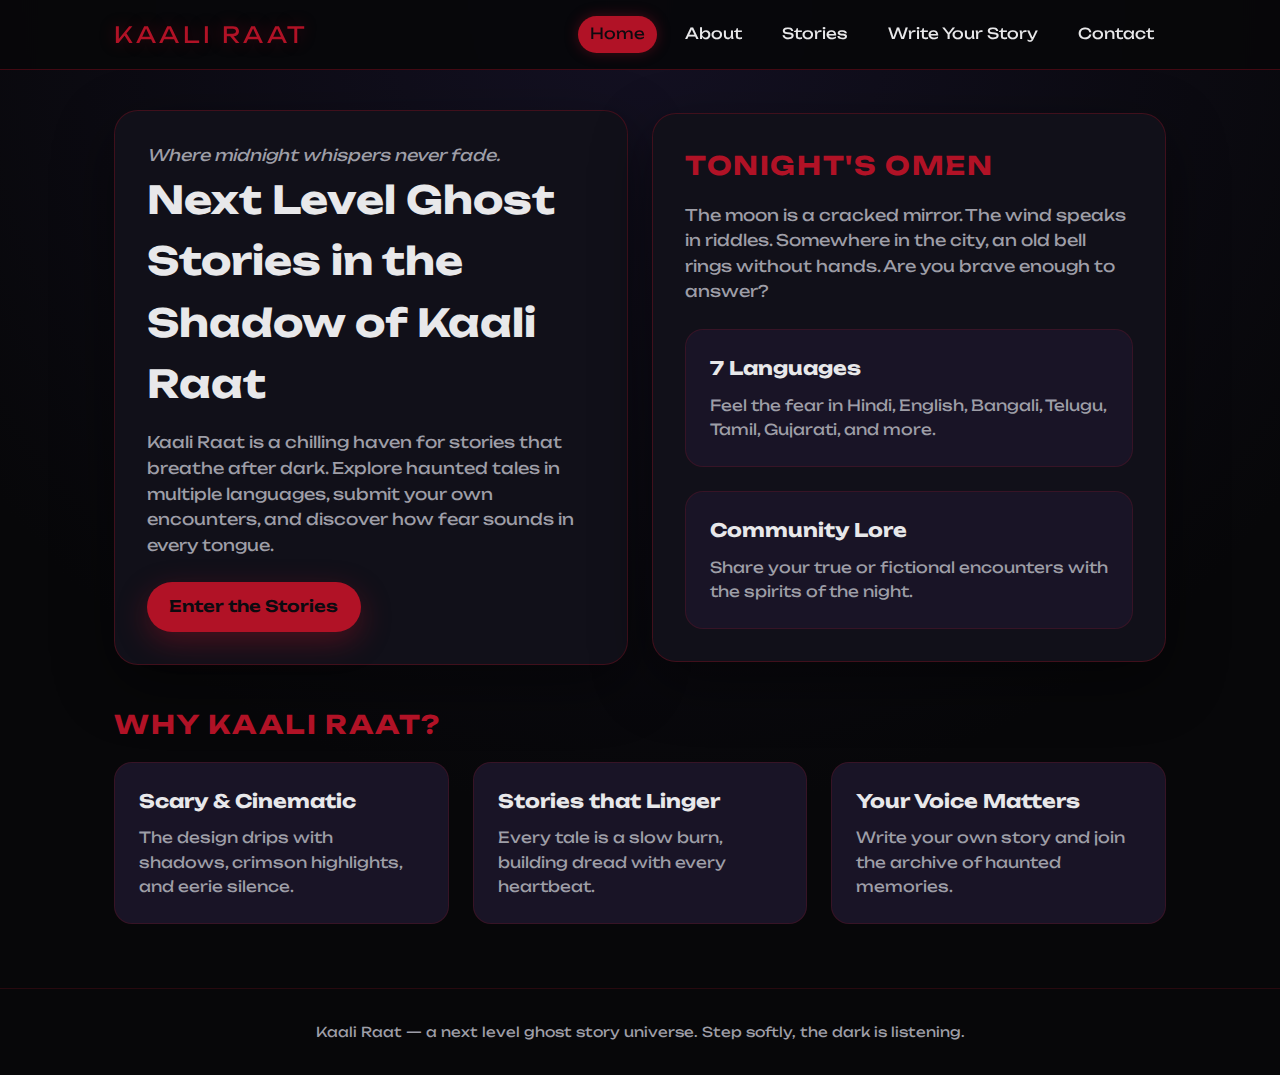
<file: index.html>
<!DOCTYPE html>
<html lang="en">
<head>
  <meta charset="UTF-8" />
  <meta name="viewport" content="width=device-width, initial-scale=1.0" />
  <title>Kaali Raat | Next Level Ghost Stories</title>
  <link rel="stylesheet" href="assets/style.css" />
</head>
<body>
  <header>
    <div class="navbar">
      <div class="logo">Kaali Raat</div>
      <nav class="nav-links">
        <a class="active" href="index.html">Home</a>
        <a href="about.html">About</a>
        <a href="stories/index.html">Stories</a>
        <a href="write-your-story.html">Write Your Story</a>
        <a href="contact.html">Contact</a>
      </nav>
    </div>
  </header>

  <main>
    <section class="hero">
      <div class="hero-card">
        <p class="tagline">Where midnight whispers never fade.</p>
        <h1>Next Level Ghost Stories in the Shadow of Kaali Raat</h1>
        <p>
          Kaali Raat is a chilling haven for stories that breathe after dark. Explore haunted tales in
          multiple languages, submit your own encounters, and discover how fear sounds in every tongue.
        </p>
        <a class="cta" href="stories/index.html">Enter the Stories</a>
      </div>
      <div class="hero-card">
        <h2 class="section-title">Tonight's Omen</h2>
        <p>
          The moon is a cracked mirror. The wind speaks in riddles. Somewhere in the city, an old bell
          rings without hands. Are you brave enough to answer?
        </p>
        <div class="card-grid" style="margin-top: 1.5rem;">
          <div class="card">
            <h3>7 Languages</h3>
            <p>Feel the fear in Hindi, English, Bangali, Telugu, Tamil, Gujarati, and more.</p>
          </div>
          <div class="card">
            <h3>Community Lore</h3>
            <p>Share your true or fictional encounters with the spirits of the night.</p>
          </div>
        </div>
      </div>
    </section>

    <section>
      <h2 class="section-title">Why Kaali Raat?</h2>
      <div class="card-grid">
        <div class="card">
          <h3>Scary &amp; Cinematic</h3>
          <p>The design drips with shadows, crimson highlights, and eerie silence.</p>
        </div>
        <div class="card">
          <h3>Stories that Linger</h3>
          <p>Every tale is a slow burn, building dread with every heartbeat.</p>
        </div>
        <div class="card">
          <h3>Your Voice Matters</h3>
          <p>Write your own story and join the archive of haunted memories.</p>
        </div>
      </div>
    </section>
  </main>

  <footer>
    <p>Kaali Raat &mdash; a next level ghost story universe. Step softly, the dark is listening.</p>
  </footer>
</body>
</html>
</file>
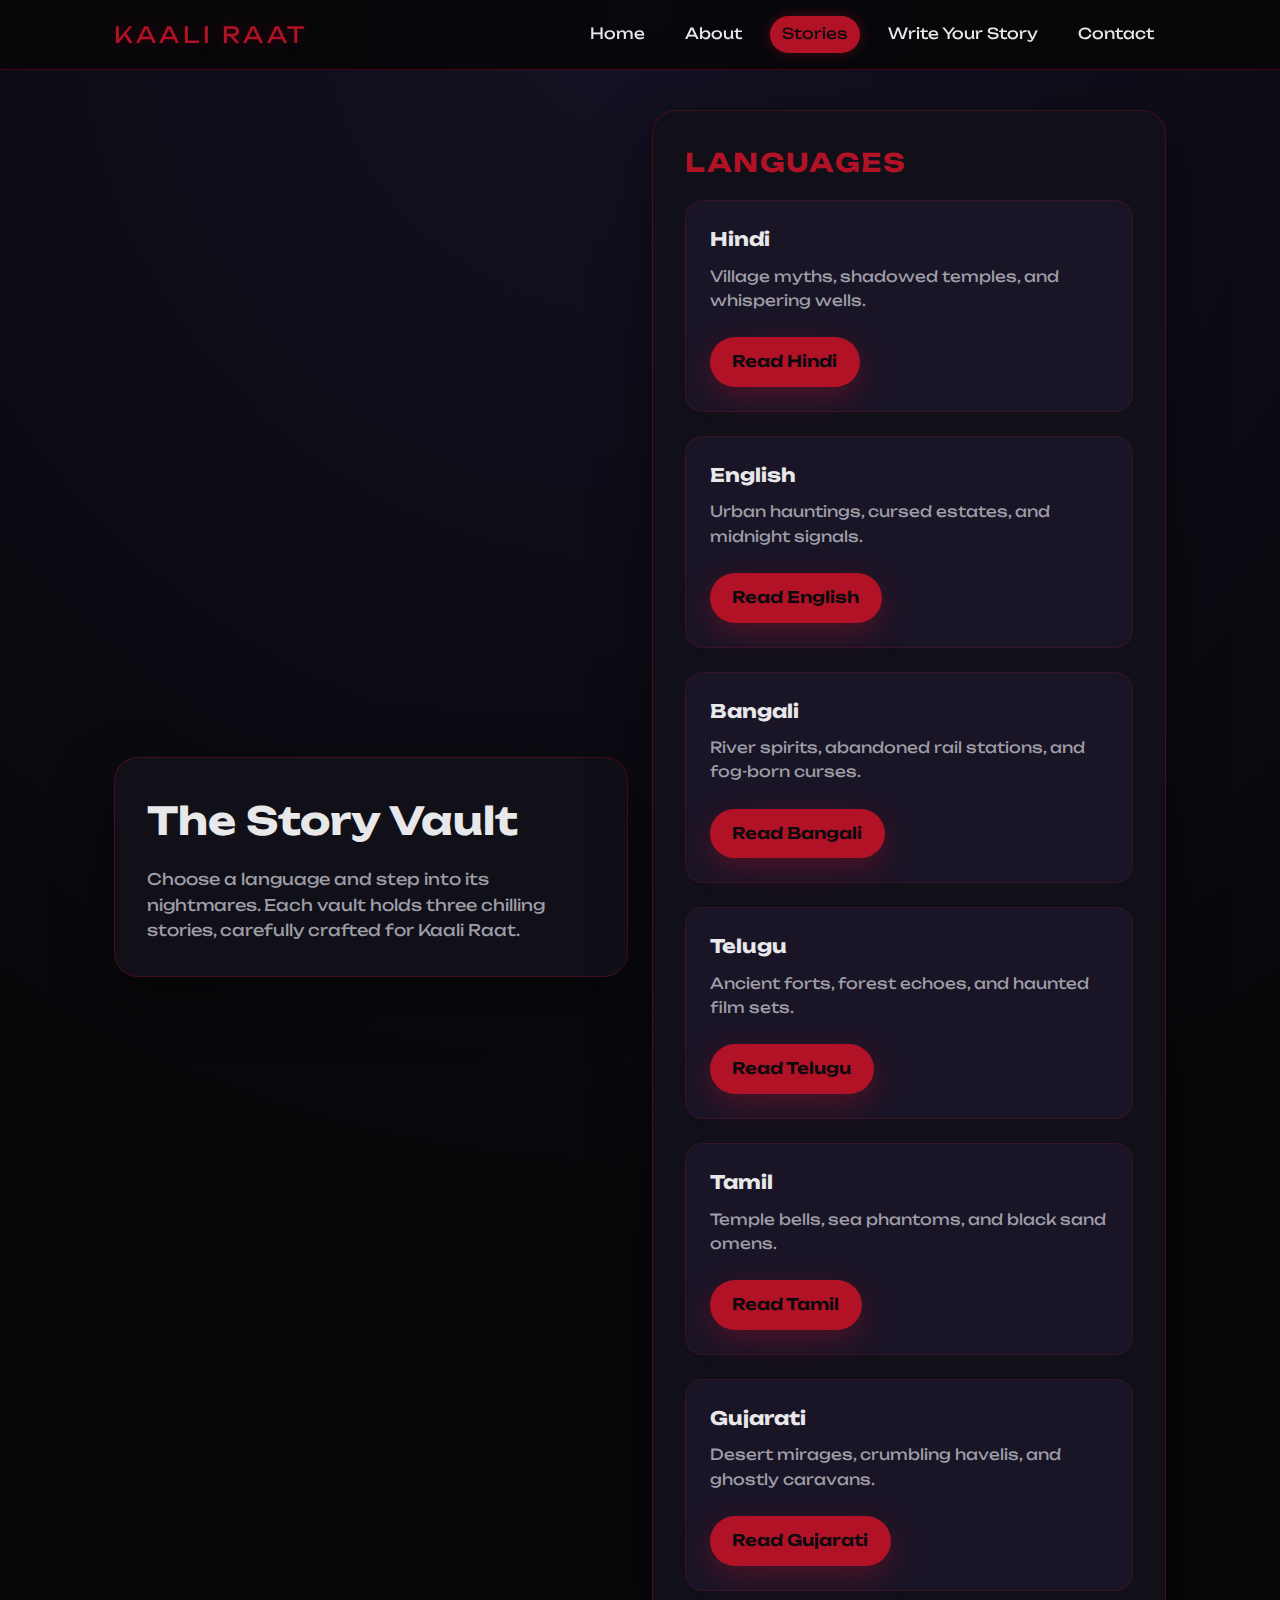
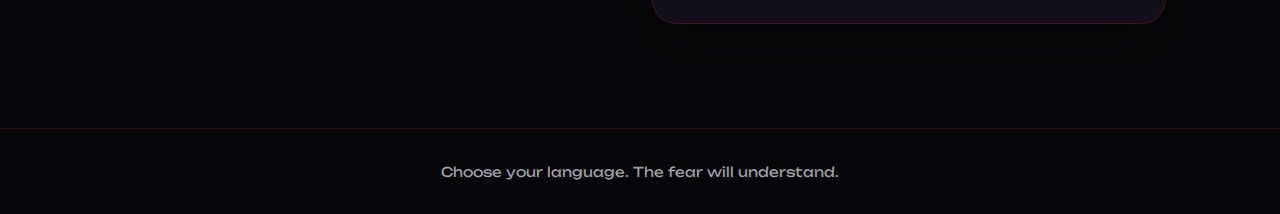
<file: stories/index.html>
<!DOCTYPE html>
<html lang="en">
<head>
  <meta charset="UTF-8" />
  <meta name="viewport" content="width=device-width, initial-scale=1.0" />
  <title>Stories | Kaali Raat</title>
  <link rel="stylesheet" href="../assets/style.css" />
</head>
<body>
  <header>
    <div class="navbar">
      <div class="logo">Kaali Raat</div>
      <nav class="nav-links">
        <a href="../index.html">Home</a>
        <a href="../about.html">About</a>
        <a class="active" href="index.html">Stories</a>
        <a href="../write-your-story.html">Write Your Story</a>
        <a href="../contact.html">Contact</a>
      </nav>
    </div>
  </header>

  <main>
    <section class="hero">
      <div class="hero-card">
        <h1>The Story Vault</h1>
        <p>
          Choose a language and step into its nightmares. Each vault holds three chilling stories,
          carefully crafted for Kaali Raat.
        </p>
      </div>
      <div class="hero-card">
        <h2 class="section-title">Languages</h2>
        <div class="card-grid">
          <div class="card">
            <h3>Hindi</h3>
            <p>Village myths, shadowed temples, and whispering wells.</p>
            <a class="cta" href="hindi.html">Read Hindi</a>
          </div>
          <div class="card">
            <h3>English</h3>
            <p>Urban hauntings, cursed estates, and midnight signals.</p>
            <a class="cta" href="english.html">Read English</a>
          </div>
          <div class="card">
            <h3>Bangali</h3>
            <p>River spirits, abandoned rail stations, and fog-born curses.</p>
            <a class="cta" href="bangali.html">Read Bangali</a>
          </div>
          <div class="card">
            <h3>Telugu</h3>
            <p>Ancient forts, forest echoes, and haunted film sets.</p>
            <a class="cta" href="telugu.html">Read Telugu</a>
          </div>
          <div class="card">
            <h3>Tamil</h3>
            <p>Temple bells, sea phantoms, and black sand omens.</p>
            <a class="cta" href="tamil.html">Read Tamil</a>
          </div>
          <div class="card">
            <h3>Gujarati</h3>
            <p>Desert mirages, crumbling havelis, and ghostly caravans.</p>
            <a class="cta" href="gujarati.html">Read Gujarati</a>
          </div>
        </div>
      </div>
    </section>
  </main>

  <footer>
    <p>Choose your language. The fear will understand.</p>
  </footer>
</body>
</html>
</file>
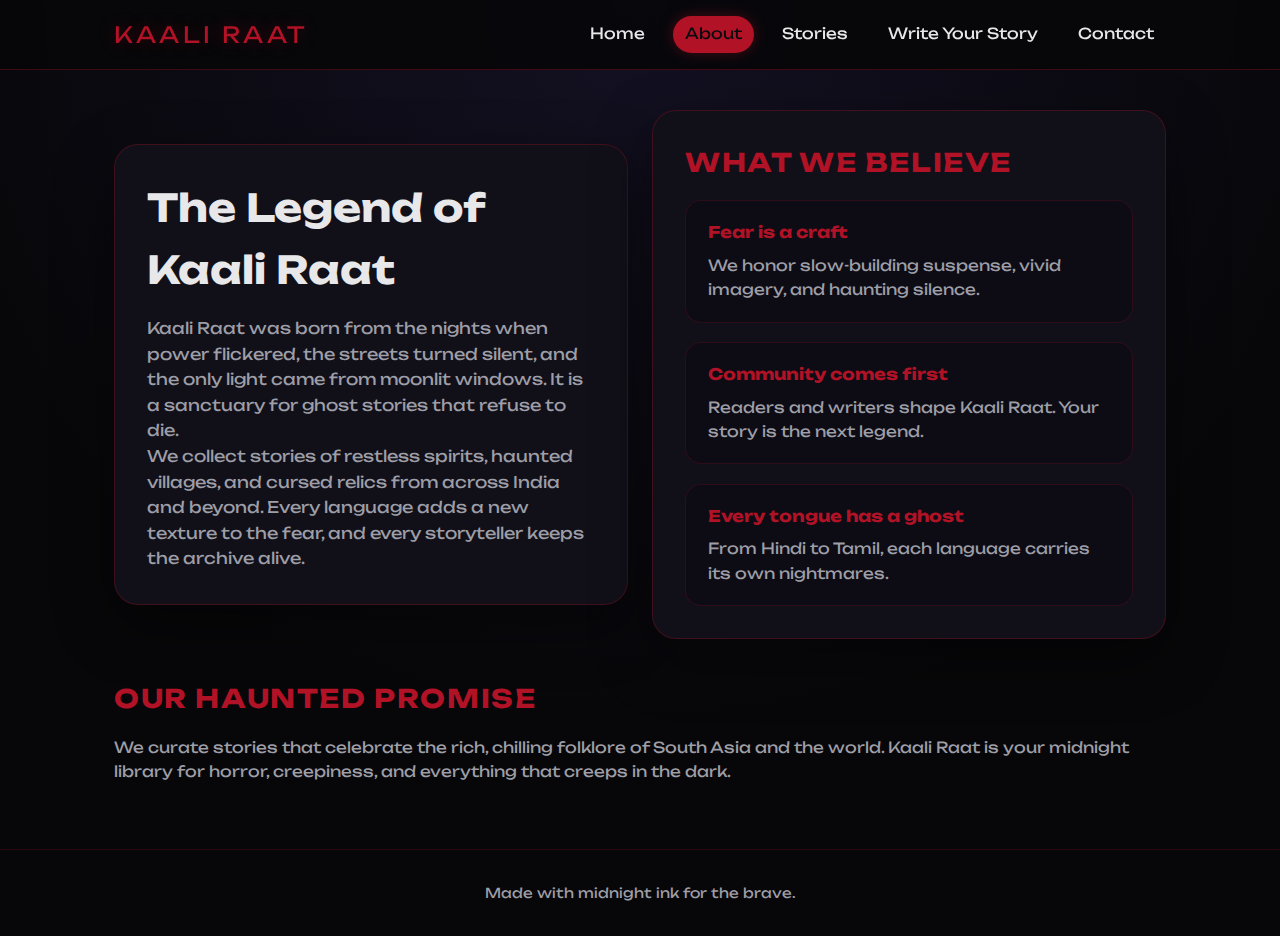
<file: about.html>
<!DOCTYPE html>
<html lang="en">
<head>
  <meta charset="UTF-8" />
  <meta name="viewport" content="width=device-width, initial-scale=1.0" />
  <title>About | Kaali Raat</title>
  <link rel="stylesheet" href="assets/style.css" />
</head>
<body>
  <header>
    <div class="navbar">
      <div class="logo">Kaali Raat</div>
      <nav class="nav-links">
        <a href="index.html">Home</a>
        <a class="active" href="about.html">About</a>
        <a href="stories/index.html">Stories</a>
        <a href="write-your-story.html">Write Your Story</a>
        <a href="contact.html">Contact</a>
      </nav>
    </div>
  </header>

  <main>
    <section class="hero">
      <div class="hero-card">
        <h1>The Legend of Kaali Raat</h1>
        <p>
          Kaali Raat was born from the nights when power flickered, the streets turned silent, and the
          only light came from moonlit windows. It is a sanctuary for ghost stories that refuse to die.
        </p>
        <p>
          We collect stories of restless spirits, haunted villages, and cursed relics from across India
          and beyond. Every language adds a new texture to the fear, and every storyteller keeps the
          archive alive.
        </p>
      </div>
      <div class="hero-card">
        <h2 class="section-title">What We Believe</h2>
        <div class="story-list">
          <div class="story">
            <h4>Fear is a craft</h4>
            <p>We honor slow-building suspense, vivid imagery, and haunting silence.</p>
          </div>
          <div class="story">
            <h4>Community comes first</h4>
            <p>Readers and writers shape Kaali Raat. Your story is the next legend.</p>
          </div>
          <div class="story">
            <h4>Every tongue has a ghost</h4>
            <p>From Hindi to Tamil, each language carries its own nightmares.</p>
          </div>
        </div>
      </div>
    </section>

    <section>
      <h2 class="section-title">Our Haunted Promise</h2>
      <p class="subdued">
        We curate stories that celebrate the rich, chilling folklore of South Asia and the world. Kaali
        Raat is your midnight library for horror, creepiness, and everything that creeps in the dark.
      </p>
    </section>
  </main>

  <footer>
    <p>Made with midnight ink for the brave.</p>
  </footer>
</body>
</html>
</file>
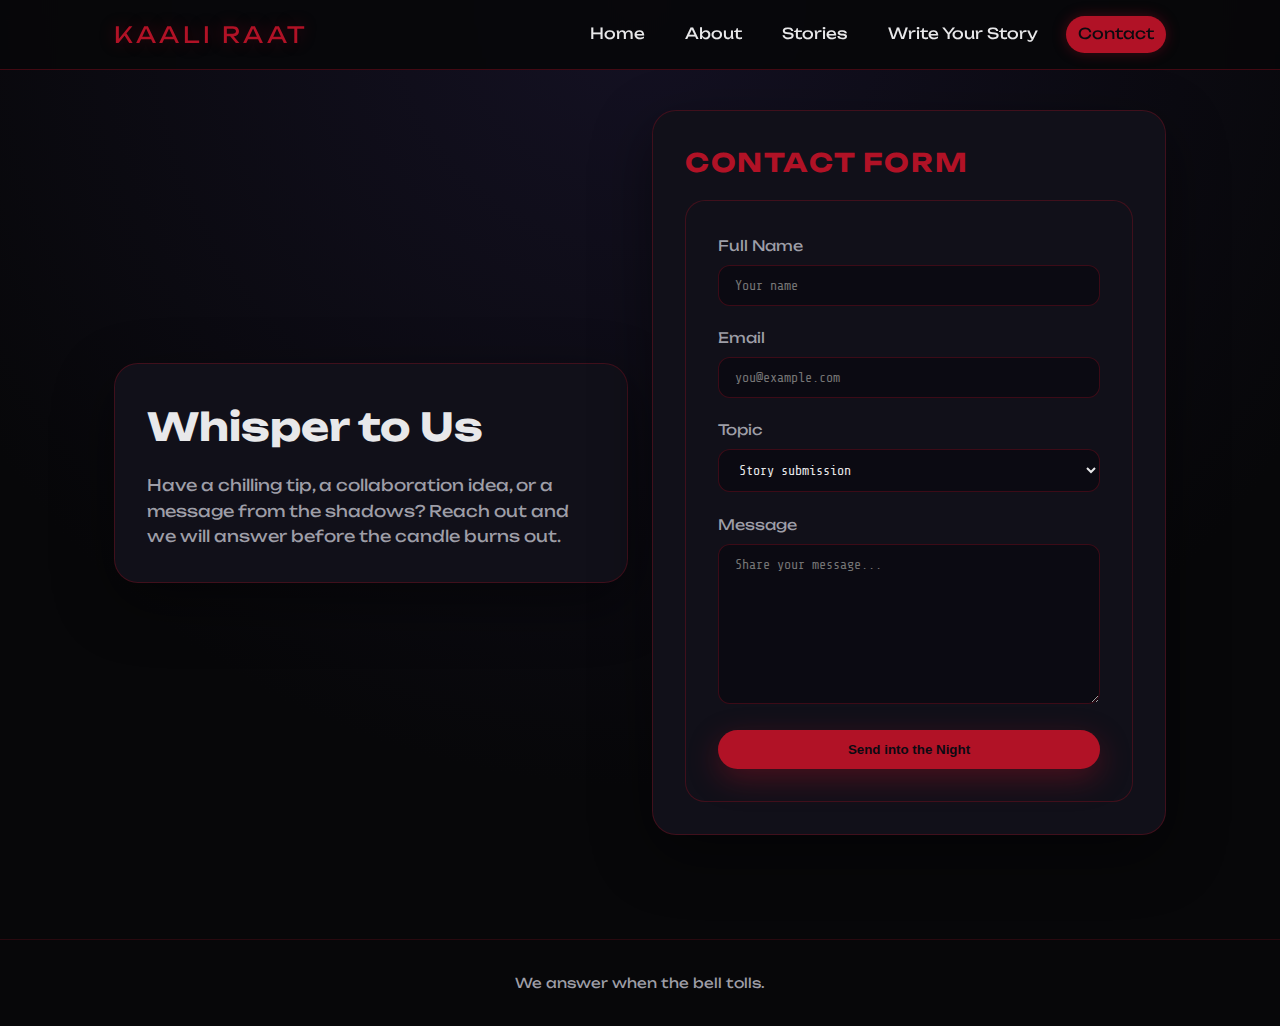
<file: contact.html>
<!DOCTYPE html>
<html lang="en">
<head>
  <meta charset="UTF-8" />
  <meta name="viewport" content="width=device-width, initial-scale=1.0" />
  <title>Contact | Kaali Raat</title>
  <link rel="stylesheet" href="assets/style.css" />
</head>
<body>
  <header>
    <div class="navbar">
      <div class="logo">Kaali Raat</div>
      <nav class="nav-links">
        <a href="index.html">Home</a>
        <a href="about.html">About</a>
        <a href="stories/index.html">Stories</a>
        <a href="write-your-story.html">Write Your Story</a>
        <a class="active" href="contact.html">Contact</a>
      </nav>
    </div>
  </header>

  <main>
    <section class="hero">
      <div class="hero-card">
        <h1>Whisper to Us</h1>
        <p>
          Have a chilling tip, a collaboration idea, or a message from the shadows? Reach out and we
          will answer before the candle burns out.
        </p>
      </div>
      <div class="hero-card">
        <h2 class="section-title">Contact Form</h2>
        <form class="form-panel">
          <div>
            <label for="name">Full Name</label>
            <input id="name" name="name" type="text" placeholder="Your name" />
          </div>
          <div>
            <label for="email">Email</label>
            <input id="email" name="email" type="email" placeholder="you@example.com" />
          </div>
          <div>
            <label for="topic">Topic</label>
            <select id="topic" name="topic">
              <option>Story submission</option>
              <option>Feedback</option>
              <option>Collaboration</option>
              <option>Other</option>
            </select>
          </div>
          <div>
            <label for="message">Message</label>
            <textarea id="message" name="message" placeholder="Share your message..."></textarea>
          </div>
          <button type="submit">Send into the Night</button>
        </form>
      </div>
    </section>
  </main>

  <footer>
    <p>We answer when the bell tolls.</p>
  </footer>
</body>
</html>
</file>
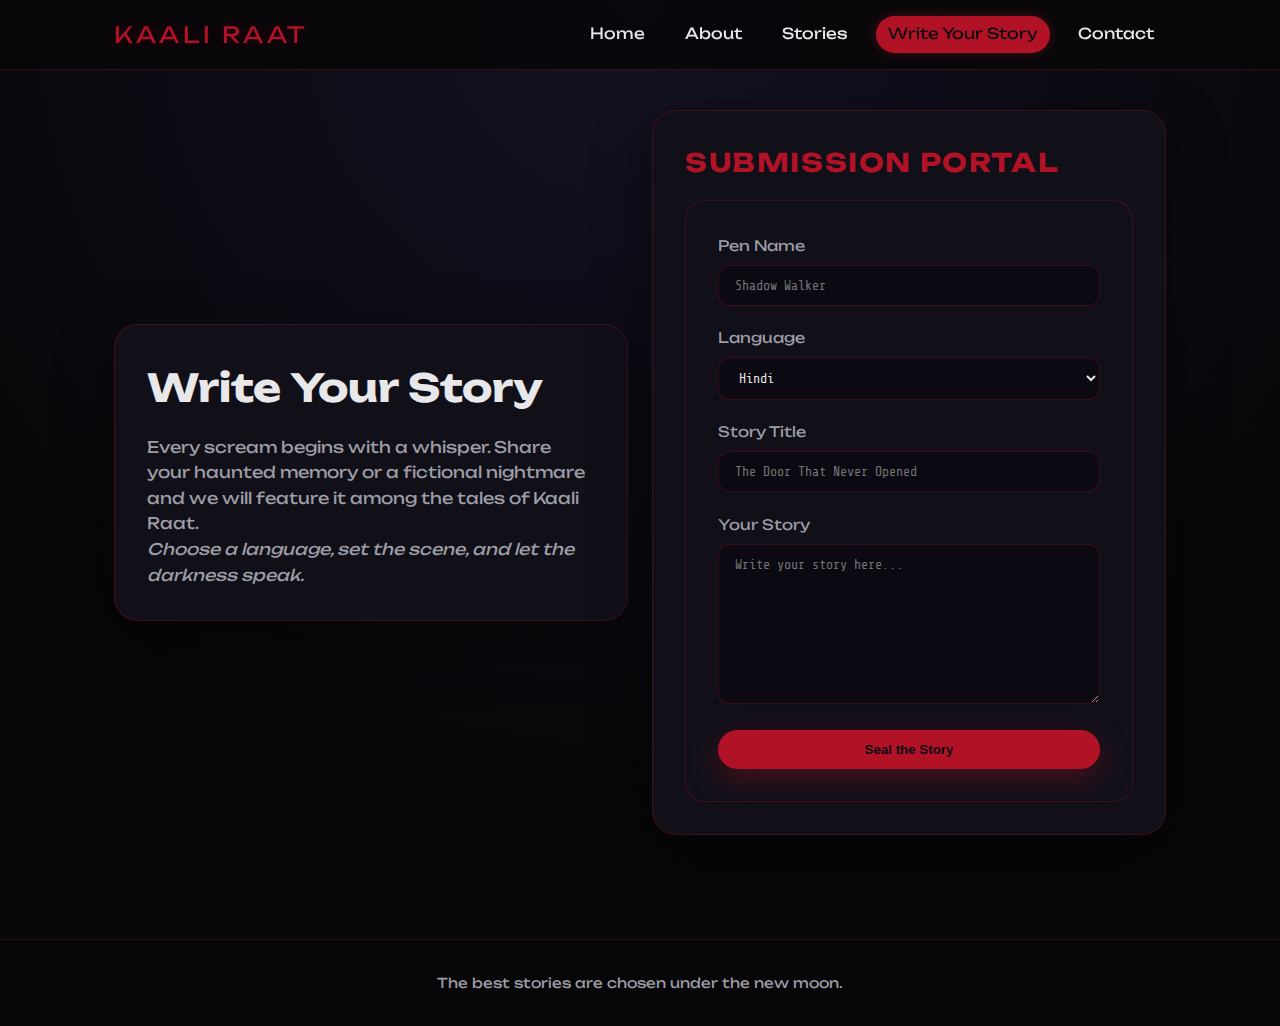
<file: write-your-story.html>
<!DOCTYPE html>
<html lang="en">
<head>
  <meta charset="UTF-8" />
  <meta name="viewport" content="width=device-width, initial-scale=1.0" />
  <title>Write Your Story | Kaali Raat</title>
  <link rel="stylesheet" href="assets/style.css" />
</head>
<body>
  <header>
    <div class="navbar">
      <div class="logo">Kaali Raat</div>
      <nav class="nav-links">
        <a href="index.html">Home</a>
        <a href="about.html">About</a>
        <a href="stories/index.html">Stories</a>
        <a class="active" href="write-your-story.html">Write Your Story</a>
        <a href="contact.html">Contact</a>
      </nav>
    </div>
  </header>

  <main>
    <section class="hero">
      <div class="hero-card">
        <h1>Write Your Story</h1>
        <p>
          Every scream begins with a whisper. Share your haunted memory or a fictional nightmare and
          we will feature it among the tales of Kaali Raat.
        </p>
        <p class="tagline">Choose a language, set the scene, and let the darkness speak.</p>
      </div>
      <div class="hero-card">
        <h2 class="section-title">Submission Portal</h2>
        <form class="form-panel">
          <div>
            <label for="author">Pen Name</label>
            <input id="author" name="author" type="text" placeholder="Shadow Walker" />
          </div>
          <div>
            <label for="language">Language</label>
            <select id="language" name="language">
              <option>Hindi</option>
              <option>English</option>
              <option>Bangali</option>
              <option>Telugu</option>
              <option>Tamil</option>
              <option>Gujarati</option>
            </select>
          </div>
          <div>
            <label for="title">Story Title</label>
            <input id="title" name="title" type="text" placeholder="The Door That Never Opened" />
          </div>
          <div>
            <label for="story">Your Story</label>
            <textarea id="story" name="story" placeholder="Write your story here..."></textarea>
          </div>
          <button type="submit">Seal the Story</button>
        </form>
      </div>
    </section>
  </main>

  <footer>
    <p>The best stories are chosen under the new moon.</p>
  </footer>
</body>
</html>
</file>
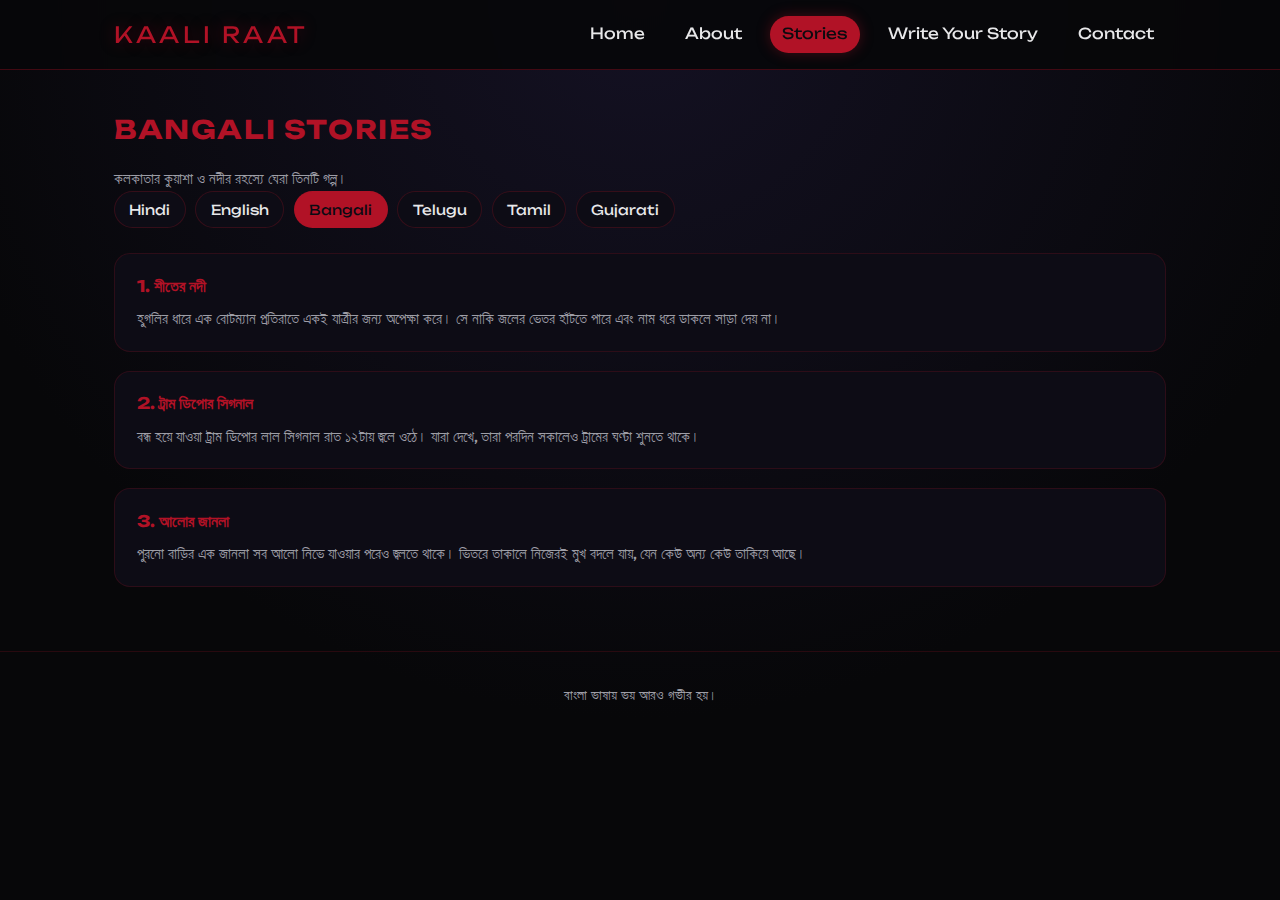
<file: stories/bangali.html>
<!DOCTYPE html>
<html lang="en">
<head>
  <meta charset="UTF-8" />
  <meta name="viewport" content="width=device-width, initial-scale=1.0" />
  <title>Bangali Stories | Kaali Raat</title>
  <link rel="stylesheet" href="../assets/style.css" />
</head>
<body>
  <header>
    <div class="navbar">
      <div class="logo">Kaali Raat</div>
      <nav class="nav-links">
        <a href="../index.html">Home</a>
        <a href="../about.html">About</a>
        <a class="active" href="index.html">Stories</a>
        <a href="../write-your-story.html">Write Your Story</a>
        <a href="../contact.html">Contact</a>
      </nav>
    </div>
  </header>

  <main>
    <h1 class="section-title">Bangali Stories</h1>
    <p class="subdued">কলকাতার কুয়াশা ও নদীর রহস্যে ঘেরা তিনটি গল্প।</p>

    <nav class="language-nav">
      <a href="hindi.html">Hindi</a>
      <a href="english.html">English</a>
      <a class="active" href="bangali.html">Bangali</a>
      <a href="telugu.html">Telugu</a>
      <a href="tamil.html">Tamil</a>
      <a href="gujarati.html">Gujarati</a>
    </nav>

    <div class="story-list">
      <article class="story">
        <h4>1. শীতের নদী</h4>
        <p>
          হুগলির ধারে এক বোটম্যান প্রতিরাতে একই যাত্রীর জন্য অপেক্ষা করে। সে নাকি জলের ভেতর হাঁটতে
          পারে এবং নাম ধরে ডাকলে সাড়া দেয় না।
        </p>
      </article>
      <article class="story">
        <h4>2. ট্রাম ডিপোর সিগনাল</h4>
        <p>
          বন্ধ হয়ে যাওয়া ট্রাম ডিপোর লাল সিগনাল রাত ১২টায় জ্বলে ওঠে। যারা দেখে, তারা পরদিন সকালেও
          ট্রামের ঘণ্টা শুনতে থাকে।
        </p>
      </article>
      <article class="story">
        <h4>3. আলোর জানলা</h4>
        <p>
          পুরনো বাড়ির এক জানলা সব আলো নিভে যাওয়ার পরেও জ্বলতে থাকে। ভিতরে তাকালে নিজেরই মুখ বদলে
          যায়, যেন কেউ অন্য কেউ তাকিয়ে আছে।
        </p>
      </article>
    </div>
  </main>

  <footer>
    <p>বাংলা ভাষায় ভয় আরও গভীর হয়।</p>
  </footer>
</body>
</html>
</file>
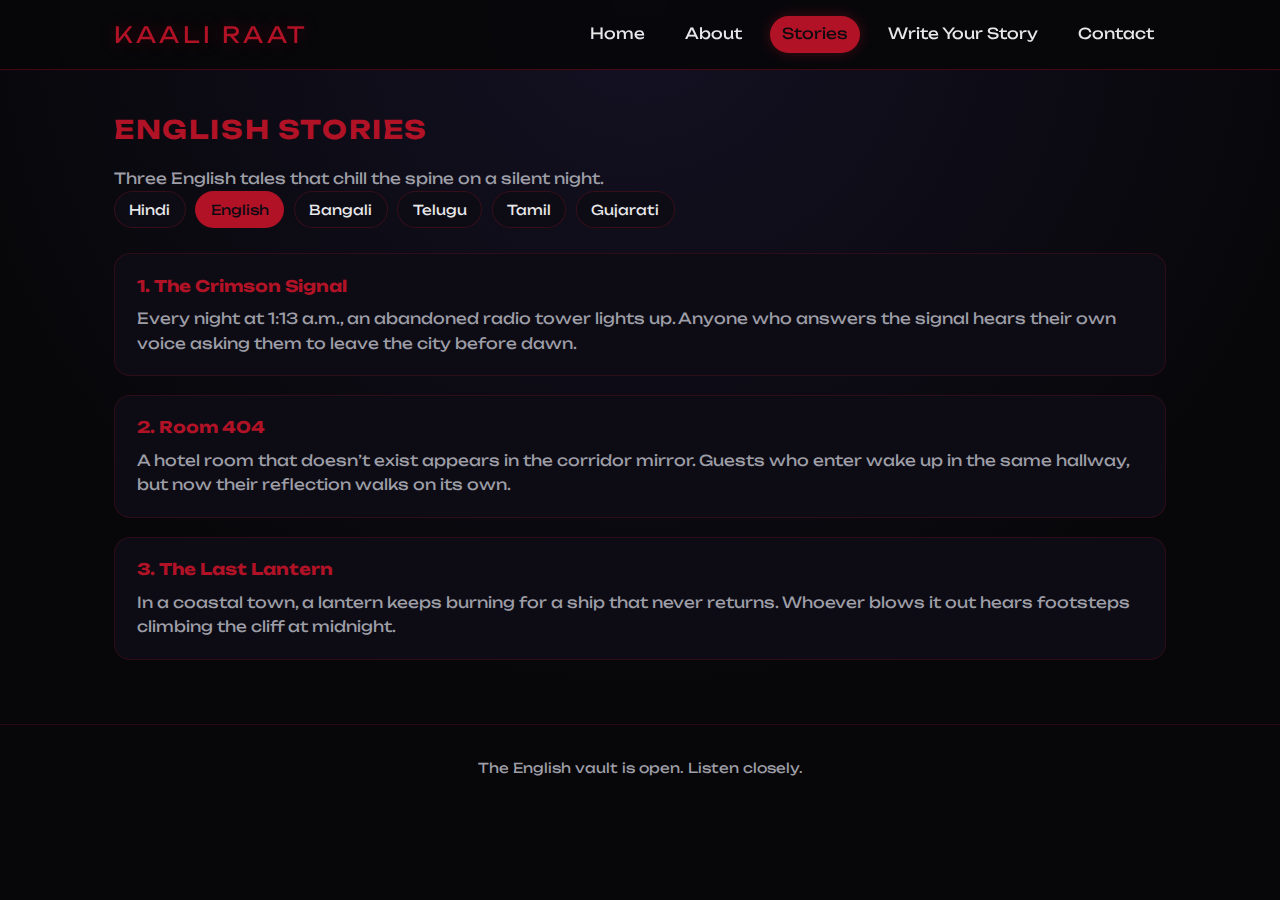
<file: stories/english.html>
<!DOCTYPE html>
<html lang="en">
<head>
  <meta charset="UTF-8" />
  <meta name="viewport" content="width=device-width, initial-scale=1.0" />
  <title>English Stories | Kaali Raat</title>
  <link rel="stylesheet" href="../assets/style.css" />
</head>
<body>
  <header>
    <div class="navbar">
      <div class="logo">Kaali Raat</div>
      <nav class="nav-links">
        <a href="../index.html">Home</a>
        <a href="../about.html">About</a>
        <a class="active" href="index.html">Stories</a>
        <a href="../write-your-story.html">Write Your Story</a>
        <a href="../contact.html">Contact</a>
      </nav>
    </div>
  </header>

  <main>
    <h1 class="section-title">English Stories</h1>
    <p class="subdued">Three English tales that chill the spine on a silent night.</p>

    <nav class="language-nav">
      <a href="hindi.html">Hindi</a>
      <a class="active" href="english.html">English</a>
      <a href="bangali.html">Bangali</a>
      <a href="telugu.html">Telugu</a>
      <a href="tamil.html">Tamil</a>
      <a href="gujarati.html">Gujarati</a>
    </nav>

    <div class="story-list">
      <article class="story">
        <h4>1. The Crimson Signal</h4>
        <p>
          Every night at 1:13 a.m., an abandoned radio tower lights up. Anyone who answers the signal
          hears their own voice asking them to leave the city before dawn.
        </p>
      </article>
      <article class="story">
        <h4>2. Room 404</h4>
        <p>
          A hotel room that doesn’t exist appears in the corridor mirror. Guests who enter wake up in
          the same hallway, but now their reflection walks on its own.
        </p>
      </article>
      <article class="story">
        <h4>3. The Last Lantern</h4>
        <p>
          In a coastal town, a lantern keeps burning for a ship that never returns. Whoever blows it
          out hears footsteps climbing the cliff at midnight.
        </p>
      </article>
    </div>
  </main>

  <footer>
    <p>The English vault is open. Listen closely.</p>
  </footer>
</body>
</html>
</file>
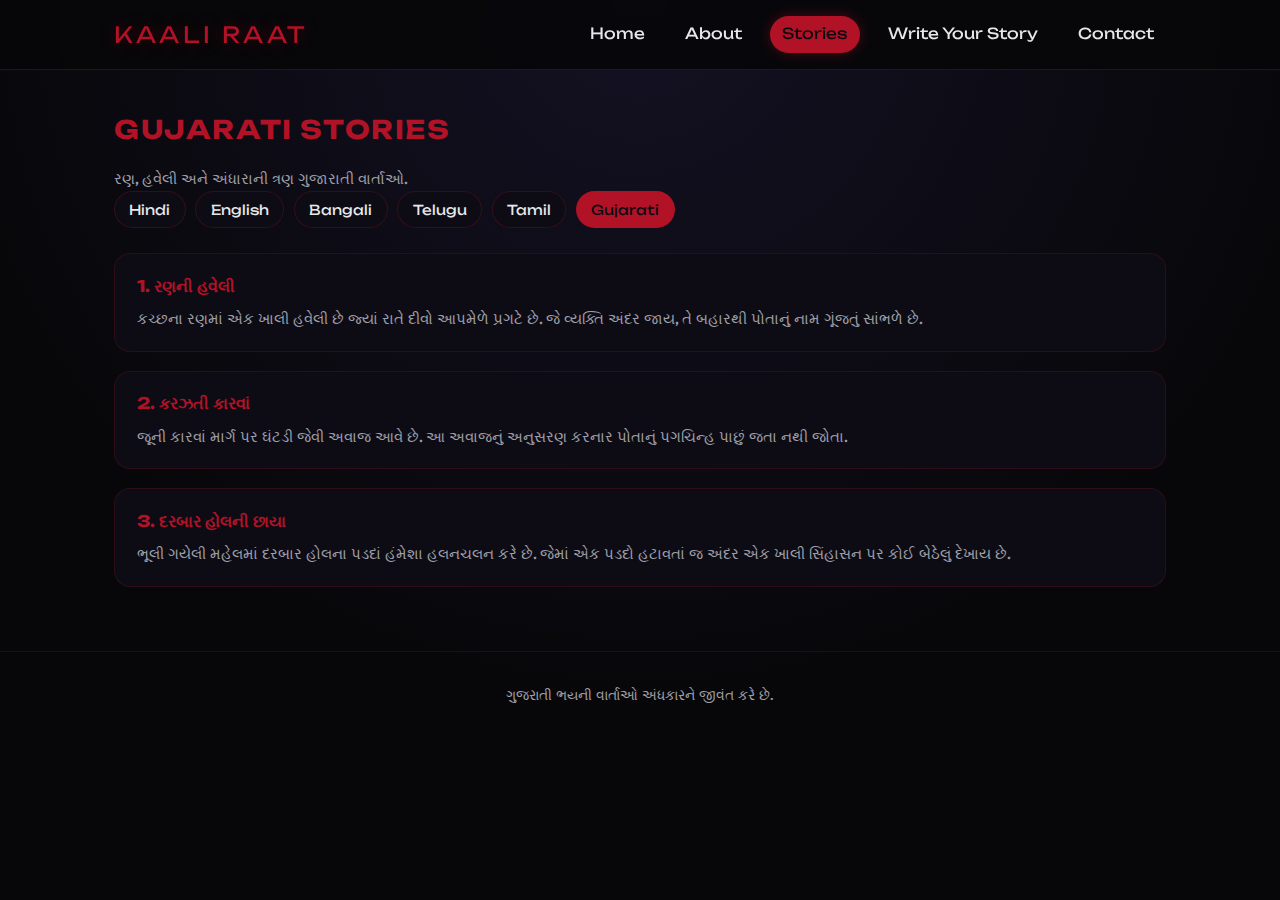
<file: stories/gujarati.html>
<!DOCTYPE html>
<html lang="en">
<head>
  <meta charset="UTF-8" />
  <meta name="viewport" content="width=device-width, initial-scale=1.0" />
  <title>Gujarati Stories | Kaali Raat</title>
  <link rel="stylesheet" href="../assets/style.css" />
</head>
<body>
  <header>
    <div class="navbar">
      <div class="logo">Kaali Raat</div>
      <nav class="nav-links">
        <a href="../index.html">Home</a>
        <a href="../about.html">About</a>
        <a class="active" href="index.html">Stories</a>
        <a href="../write-your-story.html">Write Your Story</a>
        <a href="../contact.html">Contact</a>
      </nav>
    </div>
  </header>

  <main>
    <h1 class="section-title">Gujarati Stories</h1>
    <p class="subdued">રણ, હવેલી અને અંધારાની ત્રણ ગુજારાતી વાર્તાઓ.</p>

    <nav class="language-nav">
      <a href="hindi.html">Hindi</a>
      <a href="english.html">English</a>
      <a href="bangali.html">Bangali</a>
      <a href="telugu.html">Telugu</a>
      <a href="tamil.html">Tamil</a>
      <a class="active" href="gujarati.html">Gujarati</a>
    </nav>

    <div class="story-list">
      <article class="story">
        <h4>1. રણની હવેલી</h4>
        <p>
          કચ્છના રણમાં એક ખાલી હવેલી છે જ્યાં રાતે દીવો આપમેળે પ્રગટે છે. જે વ્યક્તિ અંદર જાય, તે
          બહારથી પોતાનું નામ ગૂંજતું સાંભળે છે.
        </p>
      </article>
      <article class="story">
        <h4>2. કરઝતી કારવાં</h4>
        <p>
          જૂની કારવાં માર્ગ પર ઘંટડી જેવી અવાજ આવે છે. આ અવાજનું અનુસરણ કરનાર પોતાનું પગચિન્હ પાછું
          જતા નથી જોતા.
        </p>
      </article>
      <article class="story">
        <h4>3. દરબાર હોલની છાયા</h4>
        <p>
          ભૂલી ગયેલી મહેલમાં દરબાર હોલના પડદાં હંમેશા હલનચલન કરે છે. જેમાં એક પડદો હટાવતાં જ અંદર
          એક ખાલી સિંહાસન પર કોઈ બેઠેલું દેખાય છે.
        </p>
      </article>
    </div>
  </main>

  <footer>
    <p>ગુજરાતી ભયની વાર્તાઓ અંધકારને જીવંત કરે છે.</p>
  </footer>
</body>
</html>
</file>
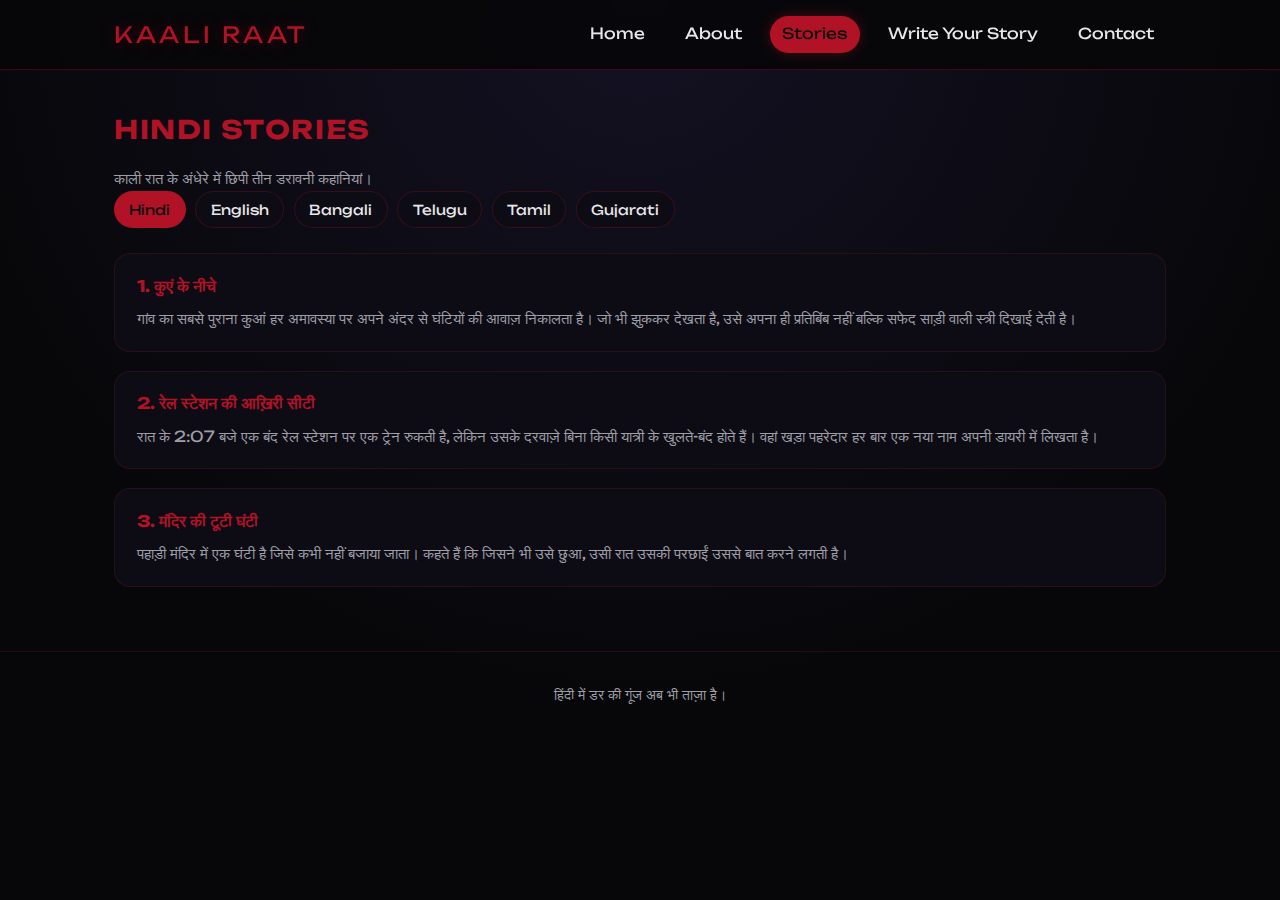
<file: stories/hindi.html>
<!DOCTYPE html>
<html lang="en">
<head>
  <meta charset="UTF-8" />
  <meta name="viewport" content="width=device-width, initial-scale=1.0" />
  <title>Hindi Stories | Kaali Raat</title>
  <link rel="stylesheet" href="../assets/style.css" />
</head>
<body>
  <header>
    <div class="navbar">
      <div class="logo">Kaali Raat</div>
      <nav class="nav-links">
        <a href="../index.html">Home</a>
        <a href="../about.html">About</a>
        <a class="active" href="index.html">Stories</a>
        <a href="../write-your-story.html">Write Your Story</a>
        <a href="../contact.html">Contact</a>
      </nav>
    </div>
  </header>

  <main>
    <h1 class="section-title">Hindi Stories</h1>
    <p class="subdued">काली रात के अंधेरे में छिपी तीन डरावनी कहानियां।</p>

    <nav class="language-nav">
      <a class="active" href="hindi.html">Hindi</a>
      <a href="english.html">English</a>
      <a href="bangali.html">Bangali</a>
      <a href="telugu.html">Telugu</a>
      <a href="tamil.html">Tamil</a>
      <a href="gujarati.html">Gujarati</a>
    </nav>

    <div class="story-list">
      <article class="story">
        <h4>1. कुएं के नीचे</h4>
        <p>
          गांव का सबसे पुराना कुआं हर अमावस्या पर अपने अंदर से घंटियों की आवाज़ निकालता है। जो भी
          झुककर देखता है, उसे अपना ही प्रतिबिंब नहीं बल्कि सफेद साड़ी वाली स्त्री दिखाई देती है।
        </p>
      </article>
      <article class="story">
        <h4>2. रेल स्टेशन की आख़िरी सीटी</h4>
        <p>
          रात के 2:07 बजे एक बंद रेल स्टेशन पर एक ट्रेन रुकती है, लेकिन उसके दरवाज़े बिना किसी
          यात्री के खुलते-बंद होते हैं। वहां खड़ा पहरेदार हर बार एक नया नाम अपनी डायरी में लिखता है।
        </p>
      </article>
      <article class="story">
        <h4>3. मंदिर की टूटी घंटी</h4>
        <p>
          पहाड़ी मंदिर में एक घंटी है जिसे कभी नहीं बजाया जाता। कहते हैं कि जिसने भी उसे छुआ, उसी
          रात उसकी परछाईं उससे बात करने लगती है।
        </p>
      </article>
    </div>
  </main>

  <footer>
    <p>हिंदी में डर की गूंज अब भी ताज़ा है।</p>
  </footer>
</body>
</html>
</file>
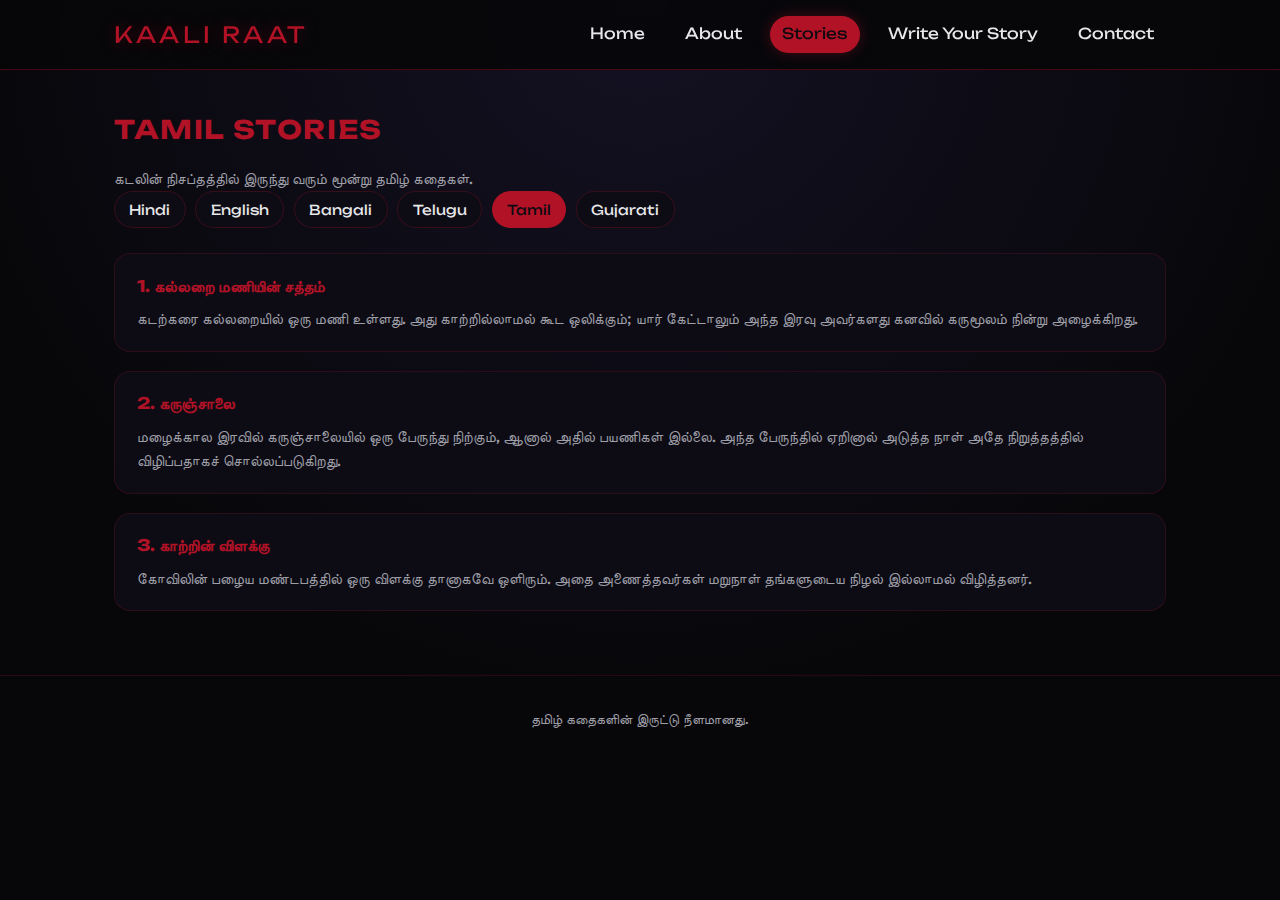
<file: stories/tamil.html>
<!DOCTYPE html>
<html lang="en">
<head>
  <meta charset="UTF-8" />
  <meta name="viewport" content="width=device-width, initial-scale=1.0" />
  <title>Tamil Stories | Kaali Raat</title>
  <link rel="stylesheet" href="../assets/style.css" />
</head>
<body>
  <header>
    <div class="navbar">
      <div class="logo">Kaali Raat</div>
      <nav class="nav-links">
        <a href="../index.html">Home</a>
        <a href="../about.html">About</a>
        <a class="active" href="index.html">Stories</a>
        <a href="../write-your-story.html">Write Your Story</a>
        <a href="../contact.html">Contact</a>
      </nav>
    </div>
  </header>

  <main>
    <h1 class="section-title">Tamil Stories</h1>
    <p class="subdued">கடலின் நிசப்தத்தில் இருந்து வரும் மூன்று தமிழ் கதைகள்.</p>

    <nav class="language-nav">
      <a href="hindi.html">Hindi</a>
      <a href="english.html">English</a>
      <a href="bangali.html">Bangali</a>
      <a href="telugu.html">Telugu</a>
      <a class="active" href="tamil.html">Tamil</a>
      <a href="gujarati.html">Gujarati</a>
    </nav>

    <div class="story-list">
      <article class="story">
        <h4>1. கல்லறை மணியின் சத்தம்</h4>
        <p>
          கடற்கரை கல்லறையில் ஒரு மணி உள்ளது. அது காற்றில்லாமல் கூட ஒலிக்கும்; யார் கேட்டாலும் அந்த
          இரவு அவர்களது கனவில் கருமூலம் நின்று அழைக்கிறது.
        </p>
      </article>
      <article class="story">
        <h4>2. கருஞ்சாலை</h4>
        <p>
          மழைக்கால இரவில் கருஞ்சாலையில் ஒரு பேருந்து நிற்கும், ஆனால் அதில் பயணிகள் இல்லை. அந்த
          பேருந்தில் ஏறினால் அடுத்த நாள் அதே நிறுத்தத்தில் விழிப்பதாகச் சொல்லப்படுகிறது.
        </p>
      </article>
      <article class="story">
        <h4>3. காற்றின் விளக்கு</h4>
        <p>
          கோவிலின் பழைய மண்டபத்தில் ஒரு விளக்கு தானாகவே ஒளிரும். அதை அணைத்தவர்கள் மறுநாள் தங்களுடைய
          நிழல் இல்லாமல் விழித்தனர்.
        </p>
      </article>
    </div>
  </main>

  <footer>
    <p>தமிழ் கதைகளின் இருட்டு நீளமானது.</p>
  </footer>
</body>
</html>
</file>
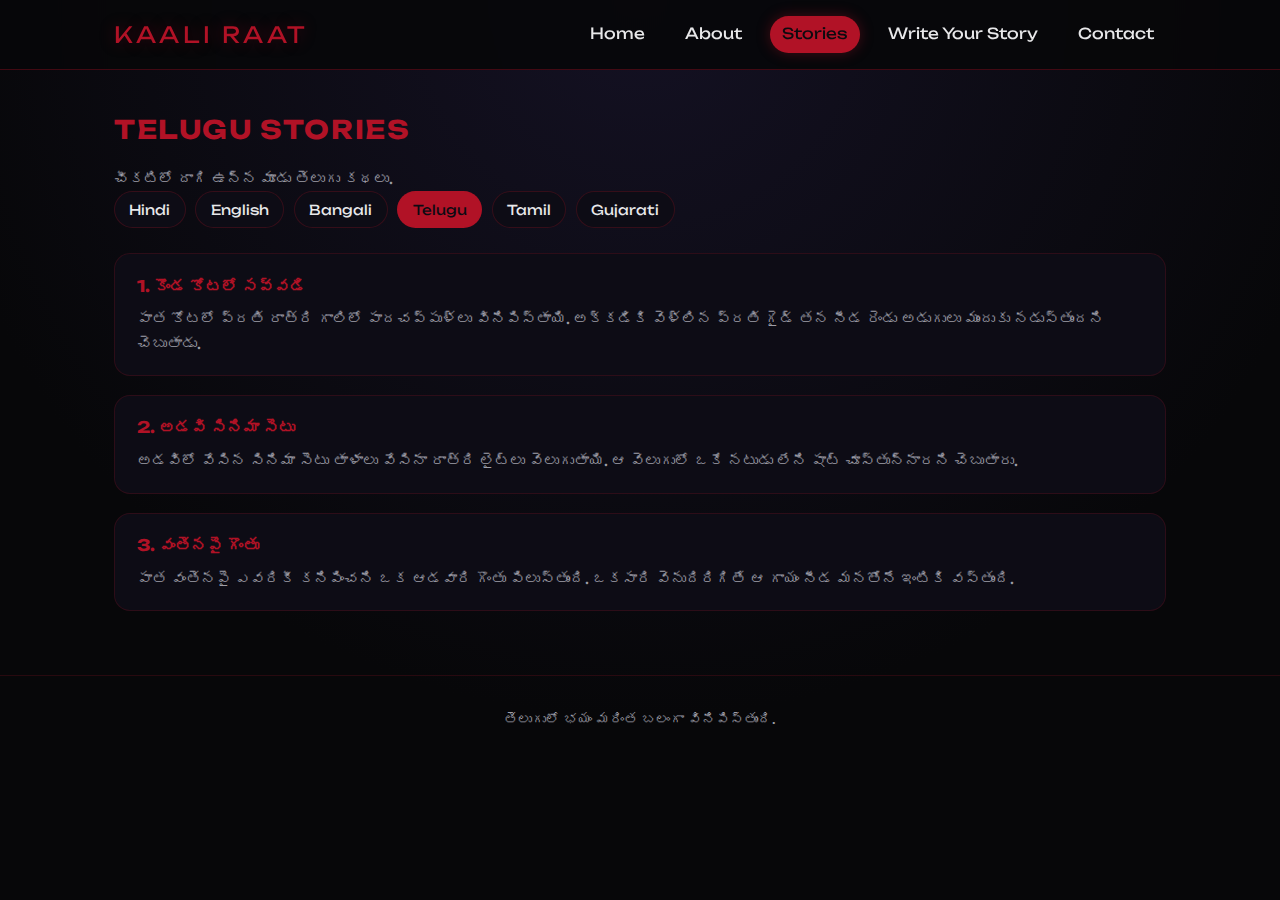
<file: stories/telugu.html>
<!DOCTYPE html>
<html lang="en">
<head>
  <meta charset="UTF-8" />
  <meta name="viewport" content="width=device-width, initial-scale=1.0" />
  <title>Telugu Stories | Kaali Raat</title>
  <link rel="stylesheet" href="../assets/style.css" />
</head>
<body>
  <header>
    <div class="navbar">
      <div class="logo">Kaali Raat</div>
      <nav class="nav-links">
        <a href="../index.html">Home</a>
        <a href="../about.html">About</a>
        <a class="active" href="index.html">Stories</a>
        <a href="../write-your-story.html">Write Your Story</a>
        <a href="../contact.html">Contact</a>
      </nav>
    </div>
  </header>

  <main>
    <h1 class="section-title">Telugu Stories</h1>
    <p class="subdued">చీకటిలో దాగి ఉన్న మూడు తెలుగు కథలు.</p>

    <nav class="language-nav">
      <a href="hindi.html">Hindi</a>
      <a href="english.html">English</a>
      <a href="bangali.html">Bangali</a>
      <a class="active" href="telugu.html">Telugu</a>
      <a href="tamil.html">Tamil</a>
      <a href="gujarati.html">Gujarati</a>
    </nav>

    <div class="story-list">
      <article class="story">
        <h4>1. కొండ కోటలో సవ్వడి</h4>
        <p>
          పాత కోటలో ప్రతి రాత్రి గాలిలో పాదచప్పుళ్లు వినిపిస్తాయి. అక్కడికి వెళ్లిన ప్రతి గైడ్ తన
          నీడ రెండు అడుగులు ముందుకు నడుస్తుందని చెబుతాడు.
        </p>
      </article>
      <article class="story">
        <h4>2. అడవి సినిమా సెటు</h4>
        <p>
          అడవిలో వేసిన సినిమా సెటు తాళాలు వేసినా రాత్రి లైట్లు వెలుగుతాయి. ఆ వెలుగులో ఒకే నటుడు
          లేని షాట్ చూస్తున్నారని చెబుతారు.
        </p>
      </article>
      <article class="story">
        <h4>3. వంతెనపై గొంతు</h4>
        <p>
          పాత వంతెనపై ఎవరికీ కనిపించని ఒక ఆడవారి గొంతు పిలుస్తుంది. ఒకసారి వెనుదిరిగితే ఆ గాయం నీడ
          మనతోనే ఇంటికి వస్తుంది.
        </p>
      </article>
    </div>
  </main>

  <footer>
    <p>తెలుగులో భయం మరింత బలంగా వినిపిస్తుంది.</p>
  </footer>
</body>
</html>
</file>
<file: assets/style.css>
@import url('https://fonts.googleapis.com/css2?family=Unbounded:wght@300;500;700&family=Share+Tech+Mono&display=swap');

:root {
  color-scheme: dark;
  --bg: #070709;
  --panel: #111019;
  --panel-soft: #191426;
  --blood: #b11226;
  --mist: #9e9ea7;
  --bone: #e8e8ea;
  --glow: rgba(177, 18, 38, 0.35);
}

* {
  box-sizing: border-box;
  margin: 0;
  padding: 0;
}

body {
  font-family: 'Unbounded', system-ui, -apple-system, sans-serif;
  background: radial-gradient(circle at top, #141123, #070709 65%);
  color: var(--bone);
  min-height: 100vh;
  line-height: 1.6;
}

a {
  color: inherit;
  text-decoration: none;
}

header {
  position: sticky;
  top: 0;
  z-index: 10;
  background: rgba(7, 7, 9, 0.9);
  backdrop-filter: blur(6px);
  border-bottom: 1px solid rgba(177, 18, 38, 0.35);
}

.navbar {
  max-width: 1100px;
  margin: 0 auto;
  display: flex;
  align-items: center;
  justify-content: space-between;
  padding: 1rem 1.5rem;
}

.logo {
  font-size: 1.4rem;
  letter-spacing: 0.2rem;
  text-transform: uppercase;
  color: var(--blood);
  text-shadow: 0 0 16px var(--glow);
}

.nav-links {
  display: flex;
  gap: 1rem;
  flex-wrap: wrap;
  font-size: 0.95rem;
}

.nav-links a {
  padding: 0.4rem 0.75rem;
  border-radius: 999px;
  transition: 0.2s ease;
}

.nav-links a:hover,
.nav-links a.active {
  background: var(--blood);
  color: #0c0a0f;
  box-shadow: 0 0 14px var(--glow);
}

main {
  max-width: 1100px;
  margin: 0 auto;
  padding: 2.5rem 1.5rem 4rem;
}

.hero {
  display: grid;
  gap: 1.5rem;
  align-items: center;
  grid-template-columns: repeat(auto-fit, minmax(260px, 1fr));
  margin-bottom: 2.5rem;
}

.hero-card {
  background: var(--panel);
  padding: 2rem;
  border-radius: 24px;
  border: 1px solid rgba(177, 18, 38, 0.3);
  box-shadow: 0 20px 60px rgba(0, 0, 0, 0.45);
}

.hero h1 {
  font-size: clamp(2.4rem, 3vw, 3.4rem);
  margin-bottom: 1rem;
}

.hero p {
  color: var(--mist);
  font-size: 1rem;
}

.hero .cta {
  margin-top: 1.5rem;
  display: inline-flex;
  align-items: center;
  gap: 0.6rem;
  background: var(--blood);
  color: #0c0a0f;
  padding: 0.75rem 1.4rem;
  border-radius: 999px;
  font-weight: 600;
  box-shadow: 0 10px 30px var(--glow);
}

.section-title {
  font-size: 1.6rem;
  margin-bottom: 1rem;
  text-transform: uppercase;
  letter-spacing: 0.1rem;
  color: var(--blood);
}

.card-grid {
  display: grid;
  gap: 1.5rem;
  grid-template-columns: repeat(auto-fit, minmax(240px, 1fr));
}

.card {
  background: var(--panel-soft);
  padding: 1.5rem;
  border-radius: 18px;
  border: 1px solid rgba(177, 18, 38, 0.2);
  transition: 0.2s ease;
}

.card:hover {
  transform: translateY(-4px);
  box-shadow: 0 14px 30px rgba(0, 0, 0, 0.4);
  border-color: rgba(177, 18, 38, 0.5);
}

.card h3 {
  margin-bottom: 0.6rem;
}

.card p {
  color: var(--mist);
  font-size: 0.95rem;
}

.story-list {
  display: grid;
  gap: 1.2rem;
}

.story {
  background: #0d0c15;
  padding: 1.2rem 1.4rem;
  border-radius: 16px;
  border: 1px solid rgba(177, 18, 38, 0.2);
}

.story h4 {
  margin-bottom: 0.5rem;
  color: var(--blood);
}

.story p {
  color: var(--mist);
  font-size: 0.95rem;
}

.form-panel {
  background: var(--panel);
  padding: 2rem;
  border-radius: 20px;
  border: 1px solid rgba(177, 18, 38, 0.3);
  display: grid;
  gap: 1.2rem;
}

label {
  font-size: 0.9rem;
  color: var(--mist);
}

input,
textarea,
select {
  width: 100%;
  padding: 0.75rem 1rem;
  margin-top: 0.4rem;
  background: #0b0a12;
  border: 1px solid rgba(177, 18, 38, 0.3);
  border-radius: 12px;
  color: var(--bone);
  font-family: 'Share Tech Mono', monospace;
}

textarea {
  min-height: 160px;
  resize: vertical;
}

button {
  padding: 0.75rem 1.4rem;
  border: none;
  border-radius: 999px;
  background: var(--blood);
  color: #0b0a12;
  font-weight: 600;
  cursor: pointer;
  box-shadow: 0 10px 30px var(--glow);
}

footer {
  border-top: 1px solid rgba(177, 18, 38, 0.2);
  padding: 2rem 1.5rem;
  color: var(--mist);
  text-align: center;
  font-size: 0.85rem;
}

.tagline {
  font-style: italic;
  color: var(--mist);
}

.language-nav {
  display: flex;
  flex-wrap: wrap;
  gap: 0.6rem;
  margin-bottom: 1.6rem;
}

.language-nav a {
  padding: 0.4rem 0.9rem;
  background: #0d0c15;
  border-radius: 999px;
  border: 1px solid rgba(177, 18, 38, 0.25);
  font-size: 0.85rem;
}

.language-nav a.active,
.language-nav a:hover {
  background: var(--blood);
  color: #0b0a12;
}

.subdued {
  color: var(--mist);
  font-size: 0.95rem;
}

@media (max-width: 720px) {
  .navbar {
    flex-direction: column;
    gap: 0.8rem;
  }

  .hero-card {
    padding: 1.5rem;
  }
}
</file>
